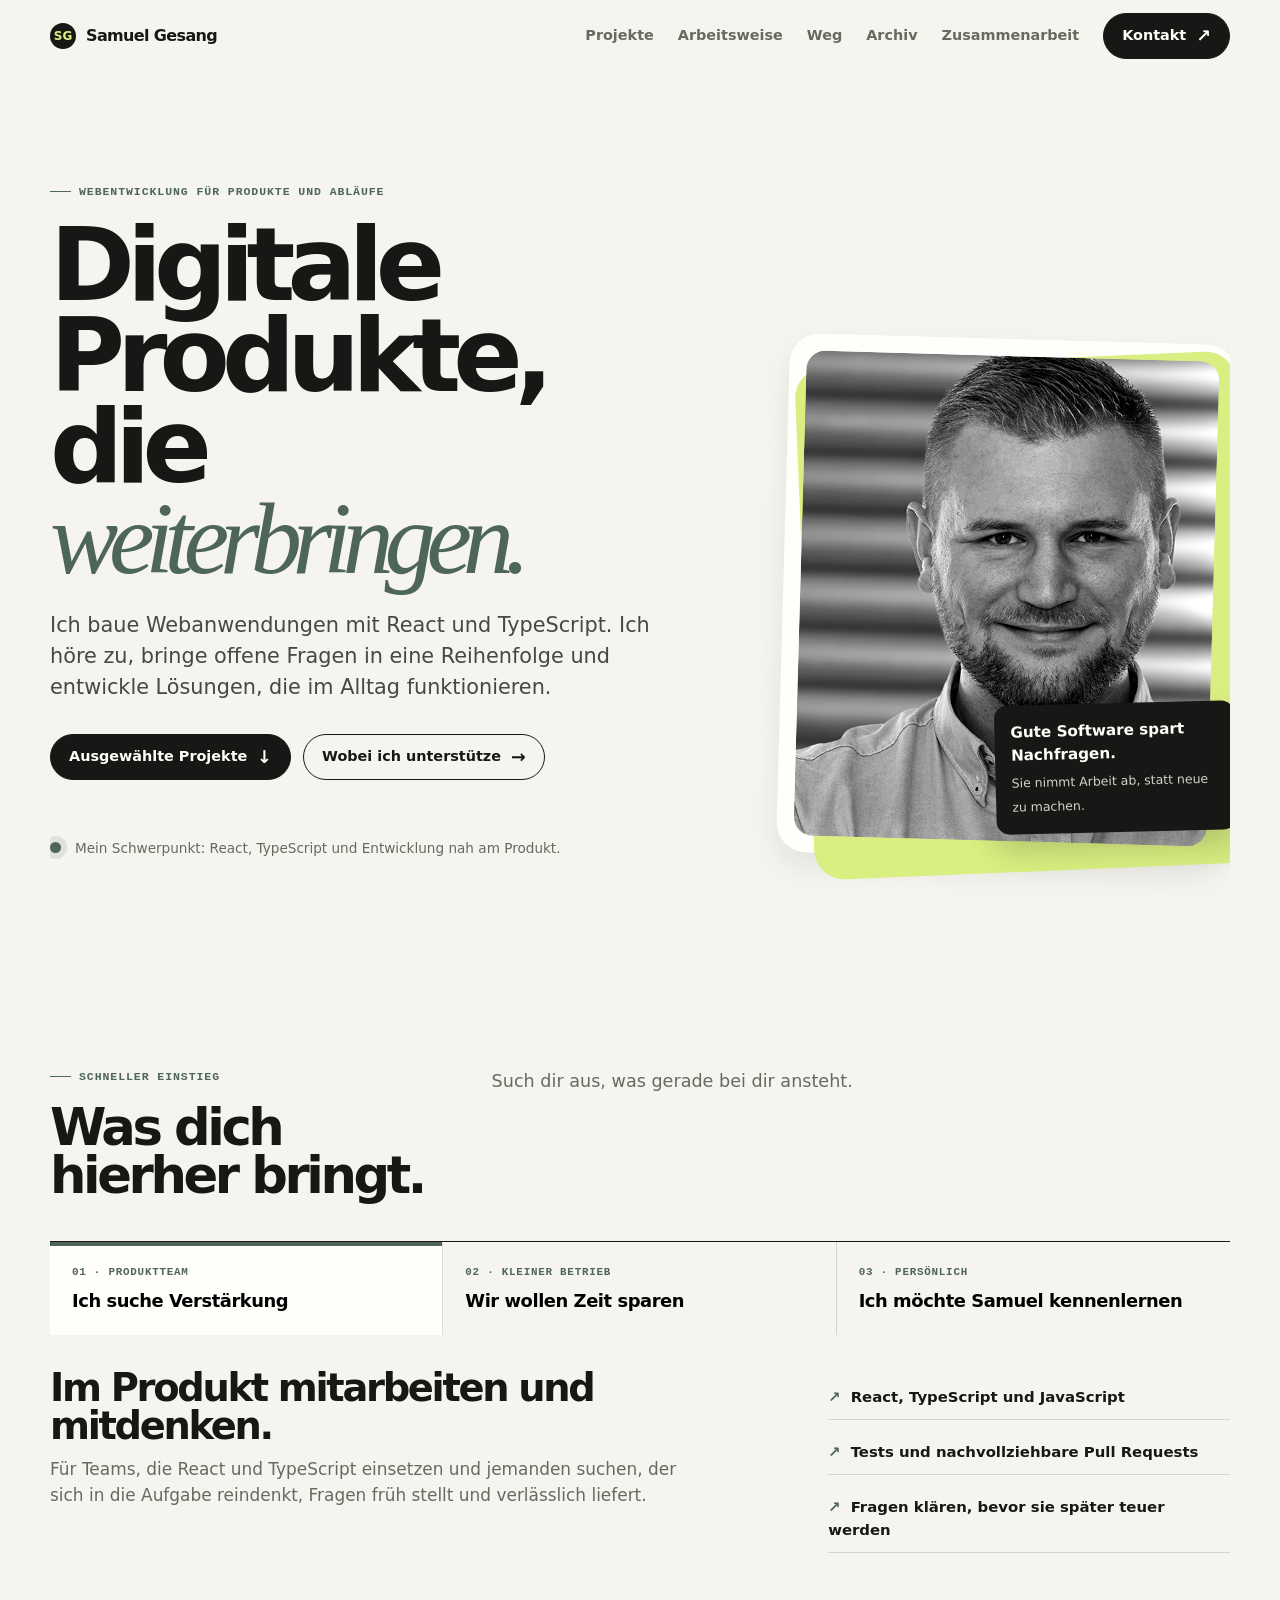
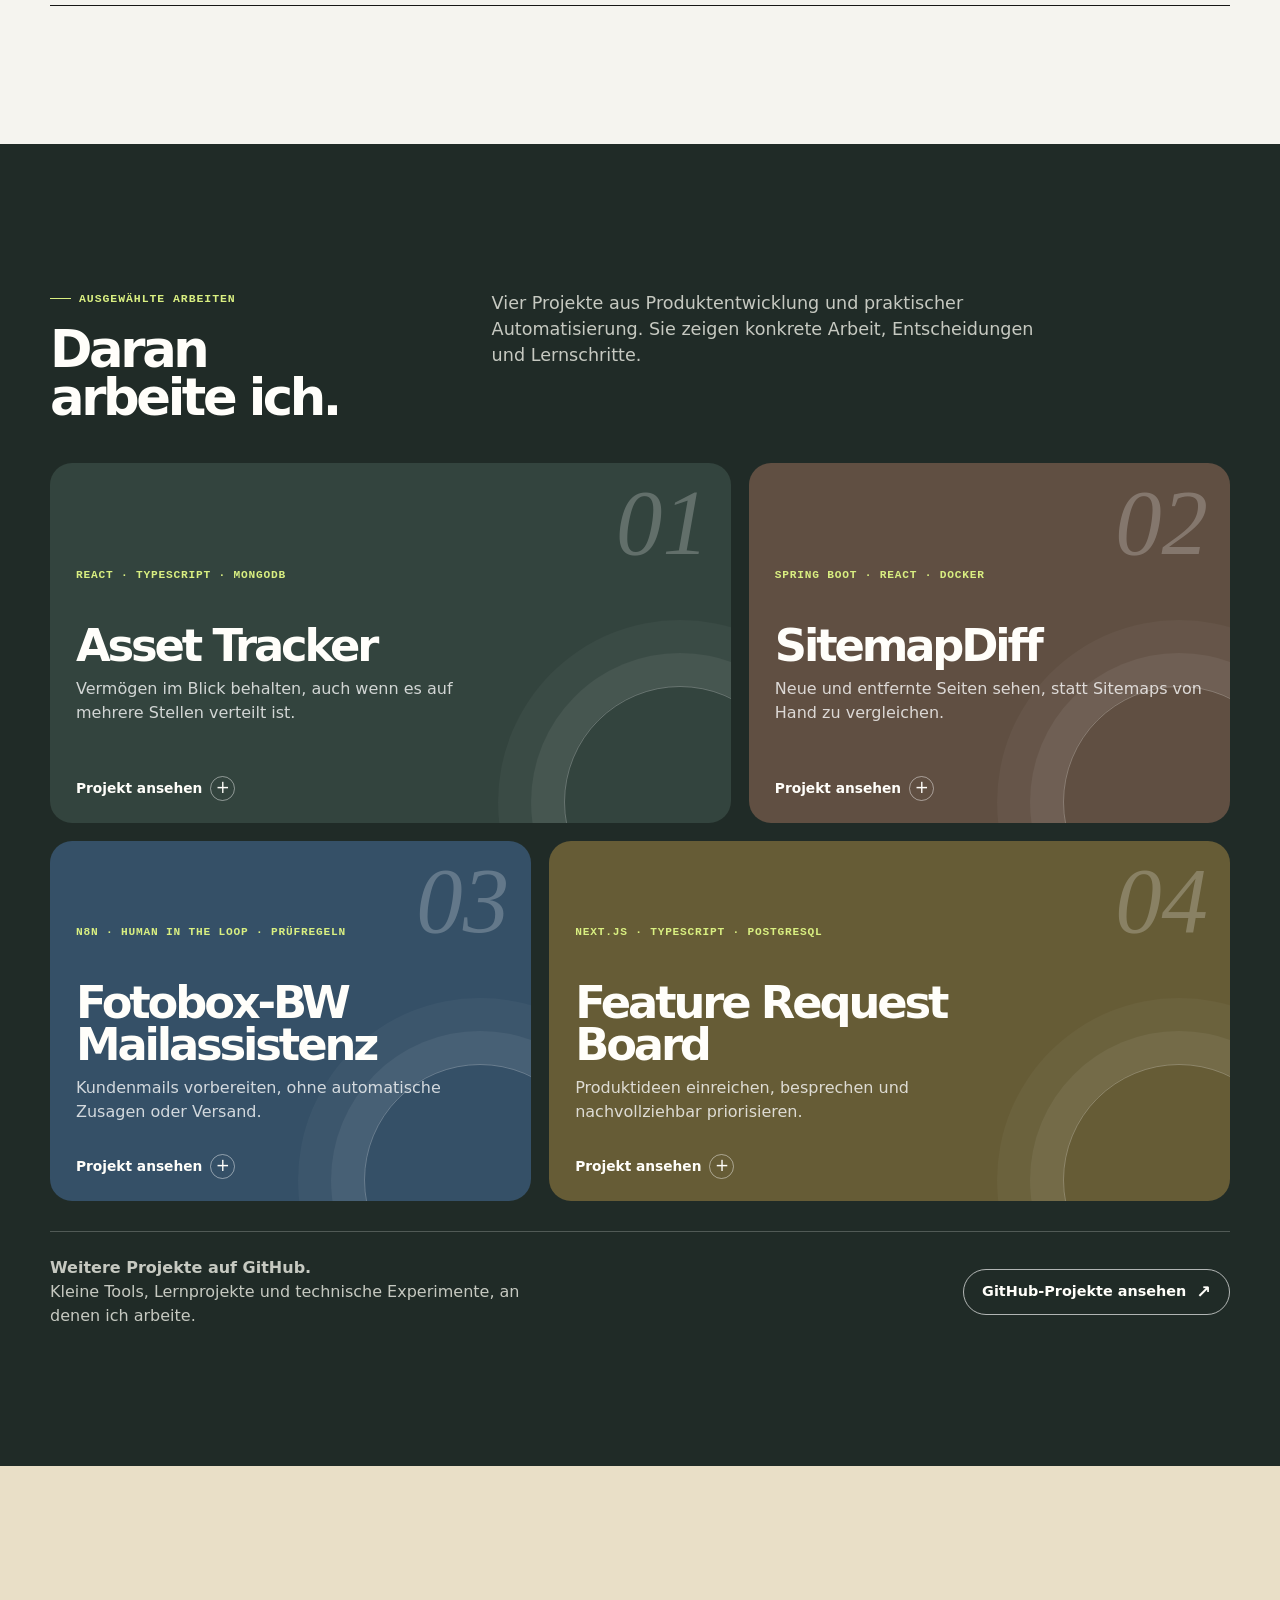
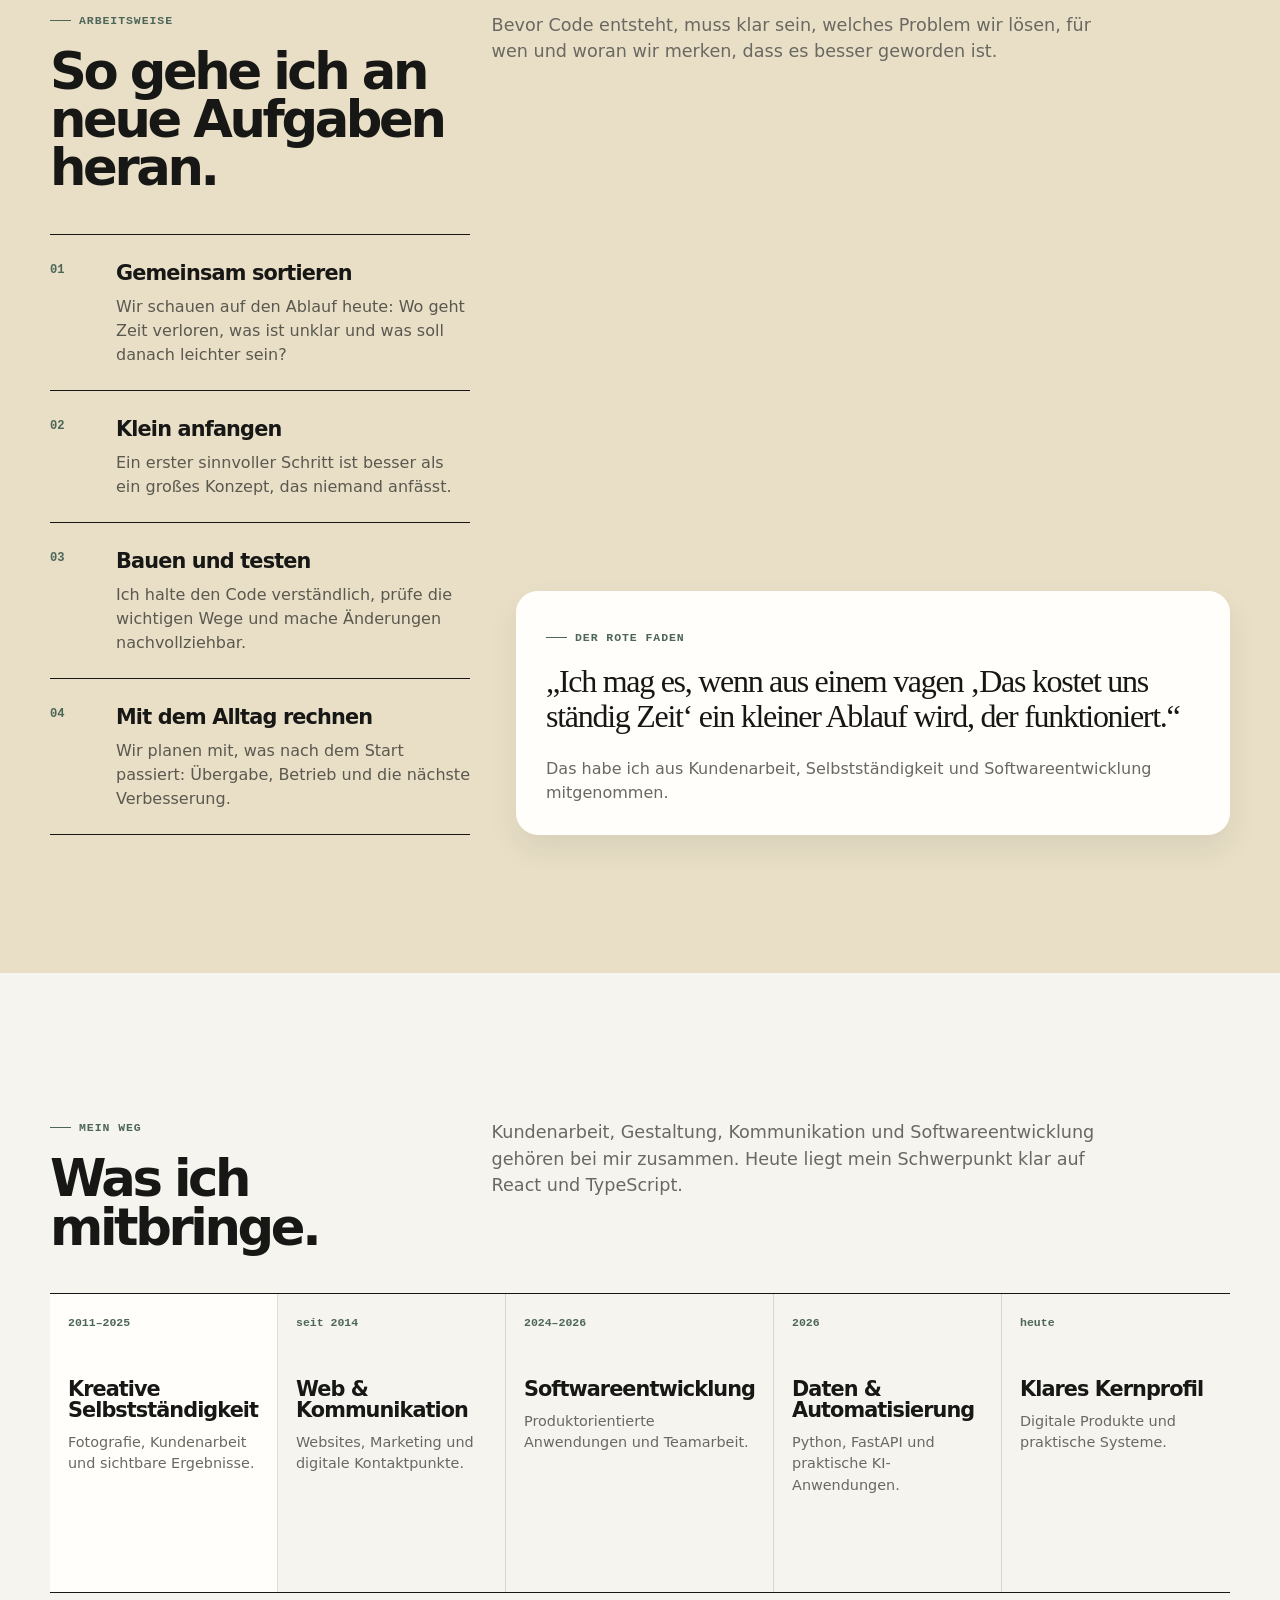
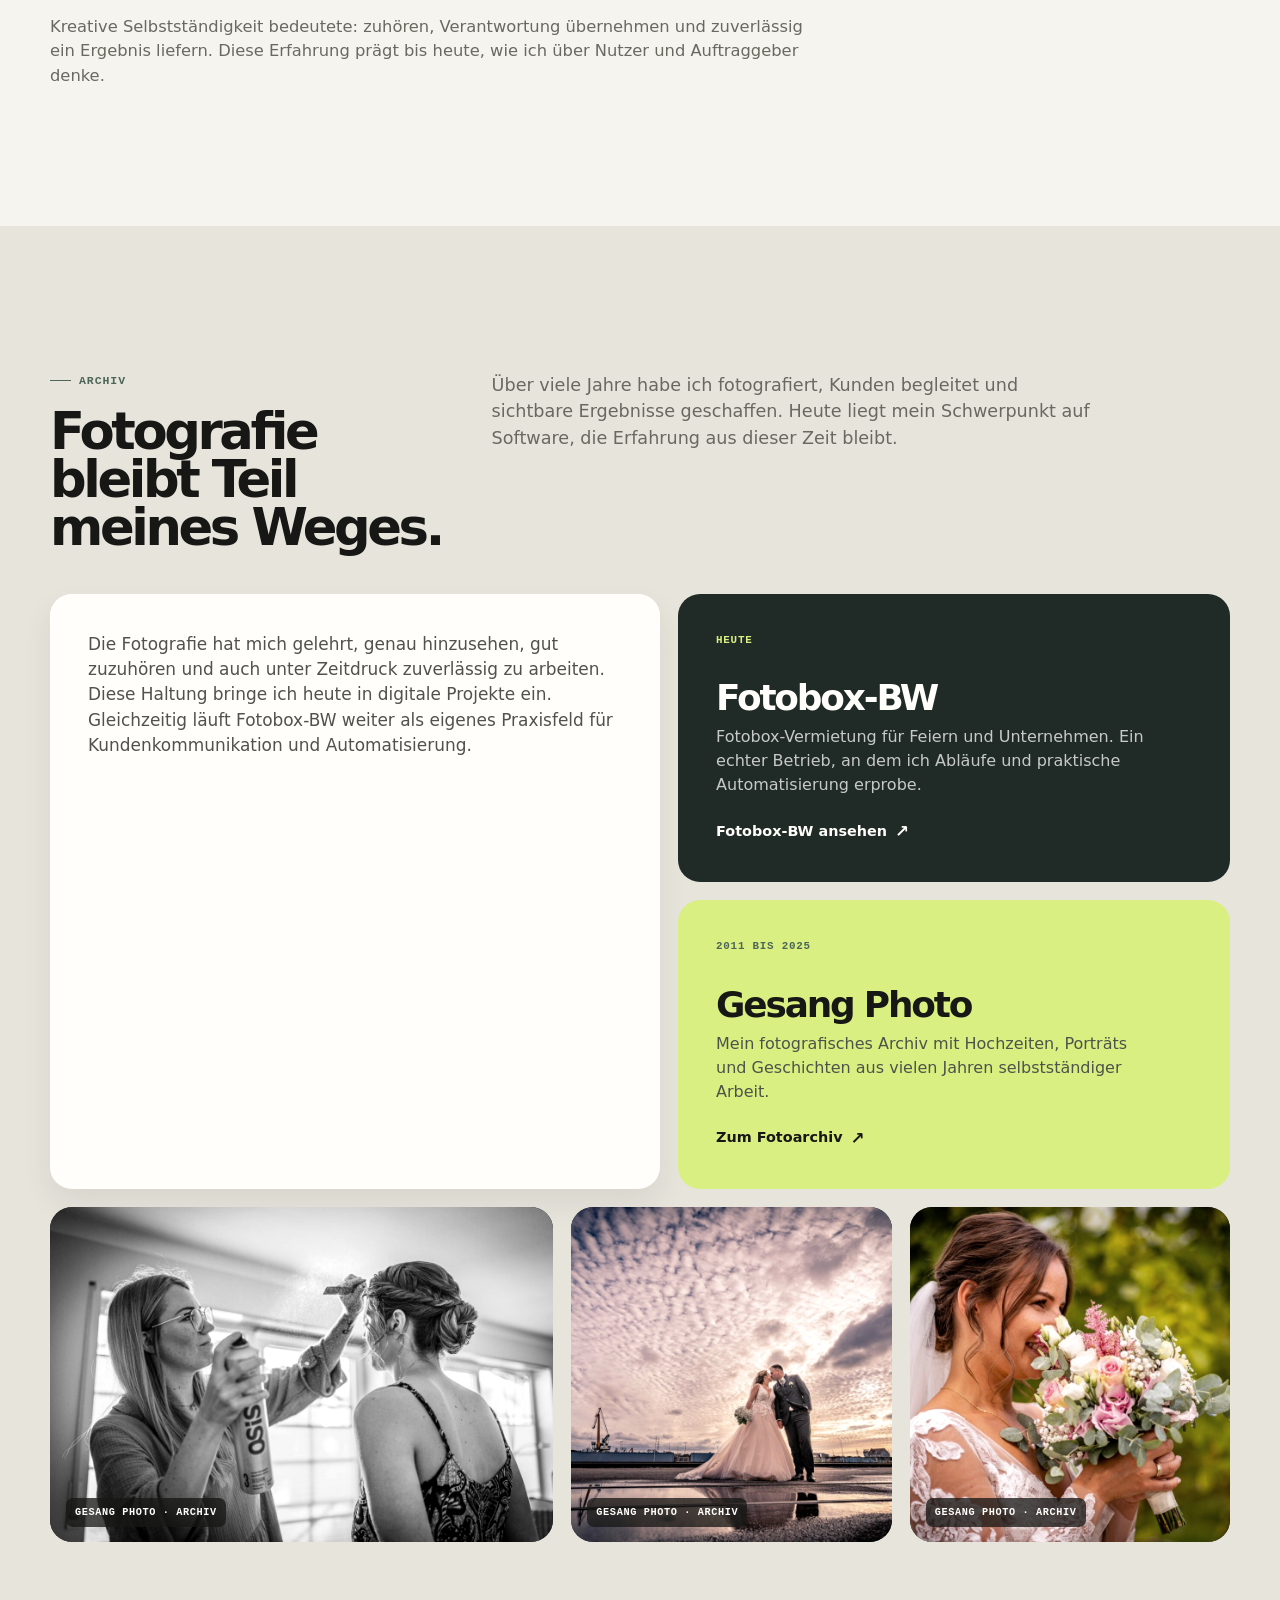
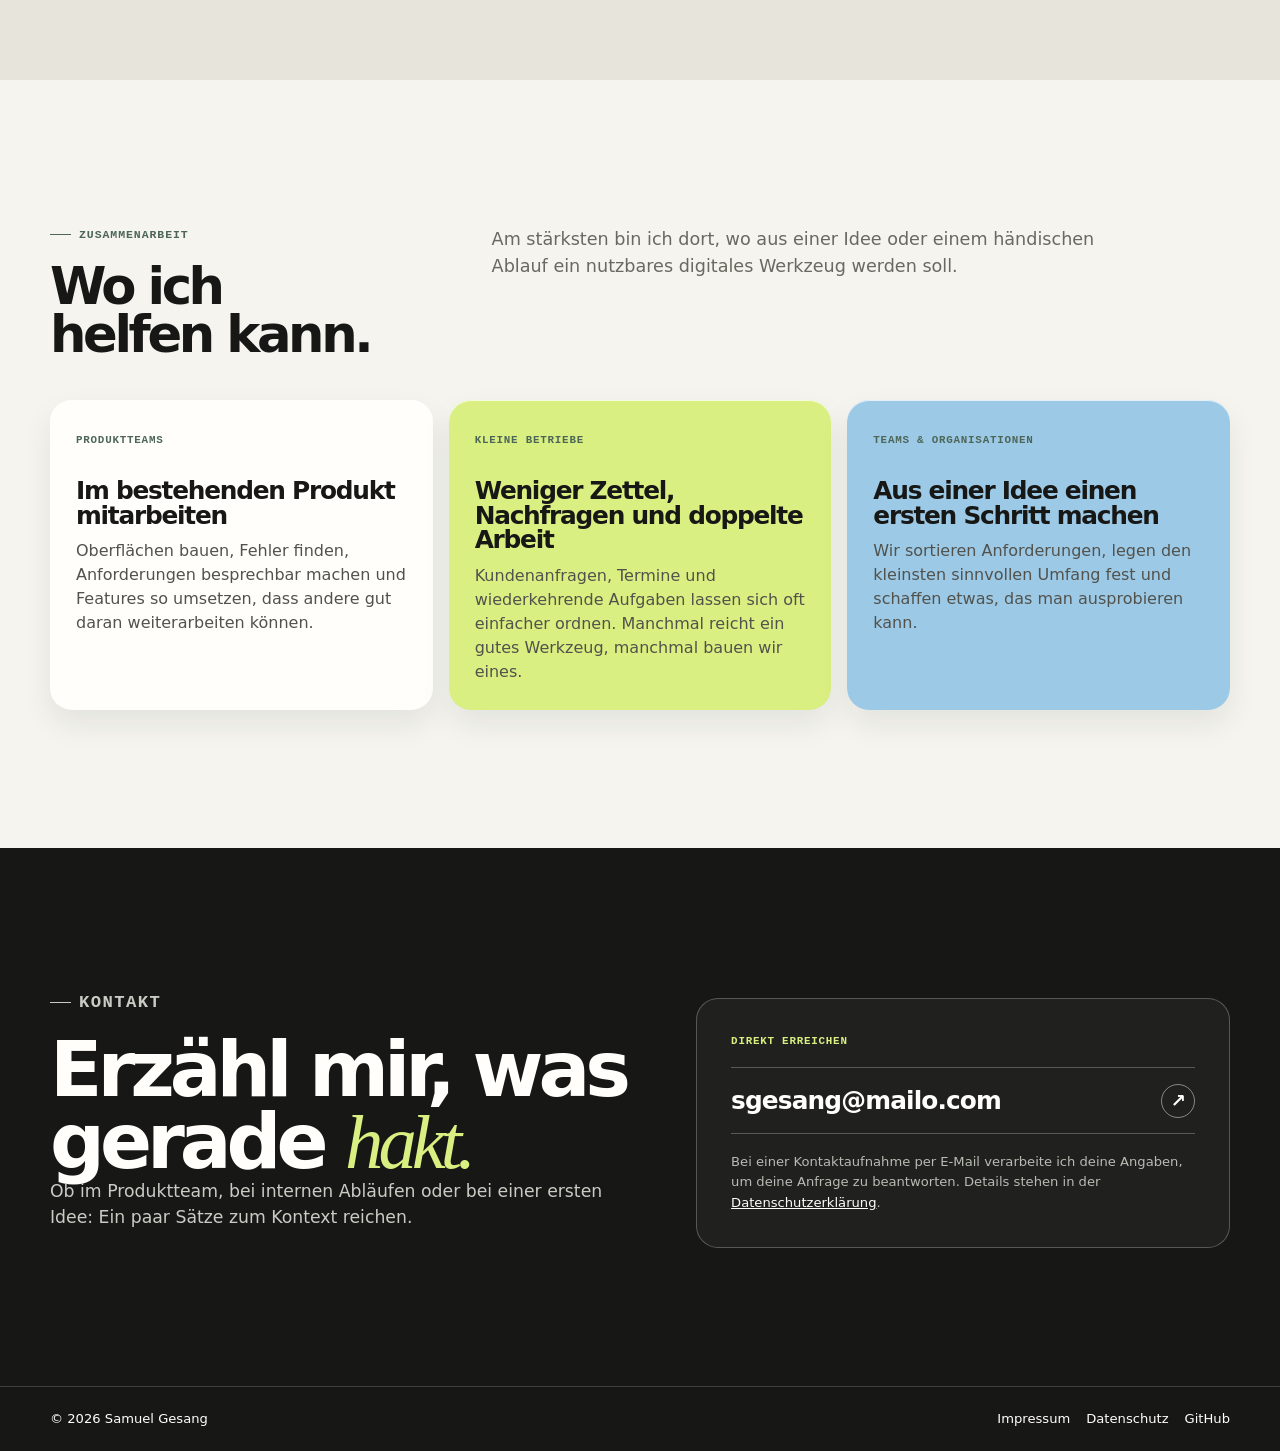
<file: index.html>
<!doctype html>
<html lang="de">
<head>
  <meta charset="utf-8">
  <meta name="viewport" content="width=device-width, initial-scale=1">
  <meta name="description" content="Samuel Gesang baut Webanwendungen und einfache digitale Werkzeuge, die im Alltag wirklich helfen.">
  <title>Samuel Gesang · Digitale Produkte & Systeme</title>
  <link rel="canonical" href="https://samuelgesang.de/">
  <link rel="icon" href="/favicon.svg" type="image/svg+xml">
  <meta name="theme-color" content="#f5f4ef">
  <meta property="og:title" content="Samuel Gesang · Digitale Produkte & Systeme">
  <meta property="og:description" content="Webanwendungen und digitale Werkzeuge, die im Alltag weiterhelfen.">
  <meta property="og:type" content="website">
  <meta property="og:url" content="https://samuelgesang.de/">
  <style>
    :root {
      --ink: #171716;
      --paper: #f5f4ef;
      --surface: #fffefa;
      --muted: #696861;
      --line: rgba(23, 23, 22, .14);
      --deep: #202b27;
      --moss: #4d6658;
      --lime: #d9ef81;
      --clay: #e99d70;
      --blue: #9cc9e6;
      --sand: #e9dfc7;
      --shadow: 0 1px 0 rgba(255,255,255,.72) inset, 0 14px 30px rgba(29,35,30,.08);
      --radius: 22px;
      --max: 1180px;
    }
    * { box-sizing: border-box; }
    html { scroll-behavior: smooth; }
    body {
      margin: 0;
      color: var(--ink);
      background: var(--paper);
      font-family: ui-sans-serif, system-ui, -apple-system, BlinkMacSystemFont, "Segoe UI", sans-serif;
      font-feature-settings: "kern" 1, "liga" 1;
      line-height: 1.5;
    }
    button, input, textarea { font: inherit; }
    a { color: inherit; }
    .shell { width: min(var(--max), calc(100% - 40px)); margin: 0 auto; }
    .eyebrow {
      display: inline-flex; align-items: center; gap: 8px; margin: 0 0 18px;
      color: var(--moss); font-family: ui-monospace, SFMono-Regular, Menlo, Consolas, monospace;
      font-size: .72rem; font-weight: 700; letter-spacing: .08em; text-transform: uppercase;
    }
    .eyebrow::before { content: ""; display: block; width: 21px; height: 1px; background: currentColor; }
    .site-header {
      position: sticky; top: 0; z-index: 10; border-bottom: 1px solid transparent;
      background: color-mix(in srgb, var(--paper) 83%, transparent); backdrop-filter: blur(12px);
      transition: border-color .25s ease;
    }
    .site-header.is-scrolled { border-color: var(--line); }
    .nav { min-height: 72px; display: flex; align-items: center; justify-content: space-between; gap: 18px; }
    .brand { text-decoration: none; display: flex; align-items: center; gap: 10px; font-weight: 760; letter-spacing: -.04em; }
    .brand-mark { width: 26px; height: 26px; border-radius: 50%; display: grid; place-items: center; background: var(--ink); color: var(--lime); font-size: .75rem; letter-spacing: 0; }
    .nav-links { display: flex; align-items: center; gap: 24px; }
    .nav-links a { text-decoration: none; color: var(--muted); font-size: .9rem; font-weight: 600; }
    .nav-links a:hover { color: var(--ink); }
    .menu-button { display: none; border: 0; background: none; color: var(--ink); padding: 10px; min-width: 44px; min-height: 44px; }
    .menu-button span { display: block; width: 21px; height: 1.5px; margin: 5px auto; background: currentColor; }
    .button {
      display: inline-flex; align-items: center; justify-content: center; gap: 10px; min-height: 46px;
      padding: 11px 18px; border: 1px solid var(--ink); border-radius: 100px; text-decoration: none;
      cursor: pointer; color: var(--ink); background: transparent; font-size: .9rem; font-weight: 700;
      transition: transform .2s ease, background .2s ease, color .2s ease, box-shadow .2s ease;
    }
    .button:hover { transform: translateY(-2px); box-shadow: 0 7px 0 rgba(23,23,22,.13); }
    .button:focus-visible, .lens:focus-visible, .project:focus-visible, input:focus-visible, textarea:focus-visible { outline: 3px solid var(--blue); outline-offset: 3px; }
    .button.dark { background: var(--ink); color: var(--surface); }
    .button.dark:hover { background: var(--moss); }
    .button-arrow { font-size: 1.1rem; line-height: .8; }
    .hero { padding: clamp(54px, 8vw, 116px) 0 64px; overflow: hidden; }
    .hero-grid { display: grid; grid-template-columns: 1.18fr .82fr; gap: clamp(36px, 7vw, 108px); align-items: end; }
    h1, h2, h3, p { margin-top: 0; }
    h1 { max-width: 810px; margin-bottom: 26px; font-size: clamp(3.3rem, 8vw, 7.2rem); line-height: .89; letter-spacing: -.078em; font-weight: 740; overflow-wrap: normal; hyphens: manual; text-wrap: balance; }
    .hero h1 em { color: var(--moss); font-family: Georgia, "Times New Roman", serif; font-weight: 400; letter-spacing: -.09em; }
    .hero-copy { max-width: 625px; font-size: clamp(1.08rem, 1.7vw, 1.3rem); color: #484842; text-wrap: pretty; }
    .hero-actions { display: flex; flex-wrap: wrap; gap: 12px; margin-top: 30px; }
    .signal { margin-top: 58px; display: flex; gap: 14px; align-items: center; color: var(--muted); font-size: .85rem; }
    .signal i { position: relative; width: 11px; height: 11px; display: inline-block; border-radius: 50%; background: var(--moss); box-shadow: 0 0 0 6px rgba(77,102,88,.13); }
    .hero-aside { position: relative; padding: 17px; background: var(--surface); border-radius: 30px; box-shadow: var(--shadow); transform: rotate(1.6deg); }
    .hero-aside::after { content: ""; position: absolute; z-index: -1; inset: 20px -16px -13px 22px; border-radius: 30px; background: var(--lime); transform: rotate(-4deg); }
    .portrait { display: block; width: 100%; aspect-ratio: 4/4.7; object-fit: cover; object-position: 50% 21%; border-radius: 19px; filter: grayscale(1) contrast(1.06); }
    .portrait-note { position: absolute; right: -10px; bottom: 30px; width: min(240px, 70%); padding: 16px; border-radius: 13px; background: var(--ink); color: var(--surface); box-shadow: 0 16px 30px rgba(23,23,22,.2); transform: rotate(-3deg); }
    .portrait-note strong { display: block; margin-bottom: 3px; font-size: .95rem; }
    .portrait-note span { color: #d2d2ca; font-size: .78rem; line-height: 1.35; }
    .section { padding: clamp(78px, 11vw, 138px) 0; }
    .section-head { display: grid; grid-template-columns: .7fr 1.3fr; gap: 44px; align-items: start; margin-bottom: 42px; }
    h2 { margin-bottom: 0; font-size: clamp(2.35rem, 4vw, 4.4rem); line-height: .94; letter-spacing: -.066em; text-wrap: balance; }
    .section-intro { max-width: 610px; margin: 8px 0 0; color: var(--muted); font-size: 1.1rem; text-wrap: pretty; }
    .lens-panel { border-top: 1px solid var(--ink); border-bottom: 1px solid var(--ink); }
    .lens-tabs { display: grid; grid-template-columns: repeat(3, 1fr); }
    .lens { appearance: none; border: 0; border-right: 1px solid var(--line); padding: 22px 22px 20px; background: transparent; text-align: left; cursor: pointer; transition: background .2s ease; }
    .lens:last-child { border-right: 0; }
    .lens:hover, .lens[aria-selected="true"] { background: var(--surface); }
    .lens[aria-selected="true"] { box-shadow: inset 0 4px 0 var(--moss); }
    .lens small { display: block; color: var(--moss); font-family: ui-monospace, monospace; font-size: .68rem; font-weight: 700; letter-spacing: .07em; text-transform: uppercase; }
    .lens strong { display: block; margin-top: 7px; font-size: 1.12rem; letter-spacing: -.025em; }
    .lens-content { min-height: 270px; display: grid; grid-template-columns: 1.3fr .7fr; gap: 32px; padding: 34px 0 0; }
    .lens-content h3 { margin: 0 0 12px; font-size: clamp(1.65rem, 3vw, 2.65rem); line-height: 1; letter-spacing: -.06em; }
    .lens-content p { max-width: 660px; color: var(--muted); font-size: 1.06rem; }
    .lens-points { display: grid; gap: 10px; align-content: start; padding: 6px 0 24px; }
    .lens-points div { padding: 11px 0; border-bottom: 1px solid var(--line); font-size: .93rem; font-weight: 650; }
    .lens-points div::before { content: "↗"; display: inline-block; margin-right: 10px; color: var(--moss); }
    .dark-section { background: var(--deep); color: var(--surface); }
    .dark-section .eyebrow, .dark-section .project-meta { color: var(--lime); }
    .dark-section .section-intro { color: #c6c9c1; }
    .project-grid { display: grid; grid-template-columns: repeat(12, 1fr); gap: 18px; }
    .project { position: relative; min-height: 360px; overflow: hidden; border: 0; border-radius: var(--radius); padding: 26px; color: inherit; background: #293632; text-align: left; cursor: pointer; transition: transform .25s ease, box-shadow .25s ease; }
    .project:hover { transform: translateY(-6px) rotate(.2deg); box-shadow: 0 20px 33px rgba(0,0,0,.26); }
    .project:nth-child(1) { grid-column: span 7; background: #33443e; }
    .project:nth-child(2) { grid-column: span 5; background: #604f42; }
    .project:nth-child(3) { grid-column: span 5; background: #355067; }
    .project:nth-child(4) { grid-column: span 7; background: #665c36; }
    .project::before { content: ""; position: absolute; width: 230px; height: 230px; border: 1px solid rgba(255,255,255,.26); border-radius: 50%; right: -65px; bottom: -95px; box-shadow: 0 0 0 33px rgba(255,255,255,.06), 0 0 0 66px rgba(255,255,255,.035); }
    .project::after { content: attr(data-index); position: absolute; right: 22px; top: 14px; color: rgba(255,255,255,.23); font-family: Georgia, serif; font-size: 5.8rem; font-style: italic; line-height: 1; }
    .project-meta { position: relative; z-index: 1; font-family: ui-monospace, monospace; font-size: .7rem; font-weight: 700; letter-spacing: .07em; text-transform: uppercase; }
    .project h3 { position: relative; z-index: 1; max-width: 490px; margin: 40px 0 10px; font-size: clamp(2rem, 3.5vw, 3.45rem); line-height: .94; letter-spacing: -.07em; }
    .project p { position: relative; z-index: 1; max-width: 440px; margin-bottom: 0; color: rgba(255,255,255,.78); }
    .project .open { position: absolute; z-index: 2; left: 26px; bottom: 22px; display: flex; align-items: center; gap: 8px; color: var(--surface); font-size: .86rem; font-weight: 700; }
    .project .open b { display: grid; place-items: center; width: 25px; height: 25px; padding: 0 0 2px; border: 1px solid rgba(255,255,255,.45); border-radius: 50%; font-size: 1.05rem; font-weight: 400; line-height: 1; }
    .projects-more { display: flex; flex-wrap: wrap; align-items: center; justify-content: space-between; gap: 20px; margin-top: 30px; padding-top: 24px; border-top: 1px solid rgba(255,255,255,.22); }
    .projects-more p { max-width: 510px; margin: 0; color: #c6c9c1; }
    .projects-more .button { border-color: rgba(255,255,255,.65); color: var(--surface); }
    .projects-more .button:hover { background: var(--lime); border-color: var(--lime); color: var(--ink); }
    .process { background: var(--sand); }
    .process-grid { display: grid; grid-template-columns: 1fr 1.7fr; gap: 46px; }
    .process-list { list-style: none; padding: 0; margin: 0; counter-reset: process; }
    .process-list li { display: grid; grid-template-columns: 46px 1fr; gap: 20px; padding: 23px 0; border-top: 1px solid var(--ink); }
    .process-list li:last-child { border-bottom: 1px solid var(--ink); }
    .process-list li::before { counter-increment: process; content: "0" counter(process); padding-top: 3px; color: var(--moss); font-family: ui-monospace, monospace; font-size: .76rem; font-weight: 700; }
    .process-list h3 { margin: 0 0 6px; font-size: 1.3rem; letter-spacing: -.04em; }
    .process-list p { margin: 0; color: #5a584f; }
    .process-aside { align-self: end; padding: 30px; border-radius: var(--radius); background: var(--surface); box-shadow: var(--shadow); }
    .process-aside .quote { margin: 0; font-family: Georgia, serif; font-size: clamp(1.6rem, 2.5vw, 2.35rem); line-height: 1.08; letter-spacing: -.04em; }
    .process-aside .quote + p { margin: 24px 0 0; color: var(--muted); }
    .timeline { display: grid; grid-template-columns: repeat(5, 1fr); border-top: 1px solid var(--ink); border-bottom: 1px solid var(--ink); }
    .moment { min-height: 298px; padding: 20px 18px 25px; border-right: 1px solid var(--line); cursor: pointer; transition: background .2s ease; }
    .moment:last-child { border-right: 0; }
    .moment:hover, .moment.active { background: var(--surface); }
    .moment time { display: block; color: var(--moss); font-family: ui-monospace, monospace; font-size: .72rem; font-weight: 700; }
    .moment h3 { margin: 48px 0 11px; font-size: 1.3rem; line-height: 1; letter-spacing: -.045em; }
    .moment p { margin: 0; color: var(--muted); font-size: .9rem; }
    .moment-detail { max-width: 760px; min-height: 90px; padding: 22px 0 0; color: var(--muted); font-size: 1.02rem; }
    .work-grid { display: grid; grid-template-columns: repeat(3, 1fr); gap: 16px; }
    .work-card { min-height: 250px; padding: 26px; border-radius: var(--radius); background: var(--surface); box-shadow: var(--shadow); }
    .work-card:nth-child(2) { background: var(--lime); }
    .work-card:nth-child(3) { background: var(--blue); }
    .work-card small { color: var(--moss); font-family: ui-monospace, monospace; font-size: .68rem; font-weight: 700; letter-spacing: .07em; text-transform: uppercase; }
    .work-card h3 { margin: 29px 0 11px; font-size: 1.55rem; line-height: 1; letter-spacing: -.05em; }
    .work-card p { margin: 0; color: #52524d; }
    .archive { background: #e7e4dc; }
    .archive-grid { display: grid; grid-template-columns: 1.05fr .95fr; gap: 18px; align-items: stretch; }
    .archive-copy, .archive-card { padding: clamp(25px, 4vw, 38px); border-radius: var(--radius); }
    .archive-copy { background: var(--surface); box-shadow: var(--shadow); }
    .archive-copy p { max-width: 610px; margin-bottom: 0; color: #52524d; font-size: 1.06rem; }
    .archive-cards { display: grid; gap: 18px; }
    .archive-card { display: flex; flex-direction: column; justify-content: space-between; min-height: 190px; color: var(--surface); background: var(--deep); }
    .archive-card:nth-child(2) { color: var(--ink); background: var(--lime); }
    .archive-card small { color: var(--lime); font-family: ui-monospace, monospace; font-size: .68rem; font-weight: 700; letter-spacing: .07em; text-transform: uppercase; }
    .archive-card:nth-child(2) small { color: var(--moss); }
    .archive-card h3 { max-width: 390px; margin: 32px 0 10px; font-size: clamp(1.65rem, 2.8vw, 2.35rem); line-height: .98; letter-spacing: -.06em; }
    .archive-card p { max-width: 430px; margin: 0; color: rgba(255,255,255,.75); }
    .archive-card:nth-child(2) p { color: #4d534b; }
    .archive-link, .modal-actions a { display: inline-flex; align-items: center; gap: 8px; width: fit-content; margin-top: 22px; color: inherit; font-size: .9rem; font-weight: 700; text-decoration: none; }
    .archive-link::after, .modal-actions a::after { content: "↗"; font-size: 1.05rem; }
    .archive-link:hover, .modal-actions a:hover { color: var(--moss); }
    .archive-gallery { display: grid; grid-template-columns: 1.32fr .84fr .84fr; gap: 18px; margin-top: 18px; }
    .archive-photo { position: relative; min-height: 270px; margin: 0; overflow: hidden; border-radius: var(--radius); background: var(--deep); }
    .archive-photo img { display: block; width: 100%; height: 100%; min-height: 270px; object-fit: cover; filter: saturate(.86) contrast(1.03); transition: transform .4s ease, filter .4s ease; }
    .archive-photo:first-child img { object-position: center 42%; }
    .archive-photo:hover img { transform: scale(1.035); filter: saturate(1) contrast(1.03); }
    .archive-photo figcaption { position: absolute; left: 16px; bottom: 15px; margin: 0; padding: 7px 9px; color: var(--surface); background: rgba(23,23,22,.76); border-radius: 7px; font-family: ui-monospace, monospace; font-size: .64rem; font-weight: 700; letter-spacing: .06em; text-transform: uppercase; }
    .contact { background: var(--ink); color: var(--surface); }
    .contact-grid { display: grid; grid-template-columns: 1.05fr .95fr; gap: 56px; align-items: end; }
    .contact h2 { max-width: 650px; font-size: clamp(3rem, 6vw, 6.2rem); }
    .contact h2 em { color: var(--lime); font-family: Georgia, serif; font-weight: 400; }
    .contact p { max-width: 570px; color: #cacbc3; font-size: 1.08rem; }
    .contact-form { display: grid; gap: 12px; padding: 22px; border: 1px solid rgba(255,255,255,.25); border-radius: var(--radius); background: rgba(255,255,255,.04); }
    .contact-card { display: grid; gap: 18px; padding: clamp(25px, 4vw, 34px); border: 1px solid rgba(255,255,255,.25); border-radius: var(--radius); background: rgba(255,255,255,.04); }
    .contact-card small { color: var(--lime); font-family: ui-monospace, monospace; font-size: .68rem; font-weight: 700; letter-spacing: .07em; text-transform: uppercase; }
    .contact-email { display: inline-flex; align-items: center; justify-content: space-between; gap: 18px; width: 100%; padding: 14px 0; border-top: 1px solid rgba(255,255,255,.25); border-bottom: 1px solid rgba(255,255,255,.25); color: var(--surface); font-size: clamp(1.15rem, 2.5vw, 1.55rem); font-weight: 700; letter-spacing: -.035em; text-decoration: none; }
    .contact-email span { display: grid; place-items: center; width: 34px; height: 34px; border: 1px solid rgba(255,255,255,.46); border-radius: 50%; font-size: 1.15rem; }
    .contact-email:hover { color: var(--lime); }
    .privacy-note { margin: 0; color: #b8bbb2 !important; font-size: .82rem !important; line-height: 1.55; }
    .privacy-note a { color: var(--surface); }
    label { display: grid; gap: 6px; color: #cfd0c9; font-size: .82rem; font-weight: 700; }
    input, textarea { width: 100%; padding: 11px 12px; border: 1px solid rgba(255,255,255,.25); border-radius: 10px; color: var(--surface); background: rgba(255,255,255,.06); }
    textarea { min-height: 96px; resize: vertical; }
    .contact-form .button { border-color: var(--lime); background: var(--lime); color: var(--ink); }
    .form-status { min-height: 1.3em; margin: 1px 0 0; color: #d5d7cf; font-size: .8rem; }
    footer { padding: 22px 0; color: #aeb0a8; border-top: 1px solid rgba(255,255,255,.17); font-size: .82rem; }
    footer .shell { display: flex; justify-content: space-between; gap: 18px; }
    .footer-links { display: flex; flex-wrap: wrap; gap: 16px; }
    .footer-links a { color: inherit; text-decoration: none; }
    .footer-links a:hover { color: var(--lime); }
    dialog { width: min(700px, calc(100% - 32px)); max-height: min(700px, calc(100% - 32px)); overflow-y: auto; overscroll-behavior: contain; border: 0; border-radius: 24px; padding: 0; background: var(--surface); box-shadow: 0 26px 90px rgba(0,0,0,.34); }
    dialog::backdrop { background: rgba(19,25,22,.64); backdrop-filter: blur(3px); }
    .modal-inner { position: relative; padding: clamp(28px, 5vw, 52px); }
    .modal-close { position: absolute; top: 20px; right: 20px; display: grid; place-items: center; width: 40px; height: 40px; padding: 0 0 2px; border: 1px solid var(--line); border-radius: 50%; background: transparent; cursor: pointer; font-size: 1.55rem; line-height: 1; }
    .modal-label { margin: 0 0 16px; color: var(--moss); font-family: ui-monospace, monospace; font-size: .72rem; font-weight: 700; letter-spacing: .07em; text-transform: uppercase; }
    .modal-inner h3 { max-width: 520px; margin: 0 48px 16px 0; font-size: clamp(2.3rem, 6vw, 4.4rem); line-height: .92; letter-spacing: -.07em; }
    .modal-inner p { max-width: 620px; color: var(--muted); font-size: 1.07rem; }
    .project-visual { position: relative; display: grid; place-items: center; min-height: 190px; margin: 26px 0; overflow: hidden; border-radius: 16px; background: var(--deep); }
    .project-visual svg { width: 100%; max-width: 570px; height: 190px; }
    .project-visual .grid-line { stroke: rgba(255,255,255,.16); stroke-width: 1; }
    .project-visual .node { fill: var(--lime); }
    .project-visual .node-soft { fill: var(--blue); }
    .project-visual .node-warm { fill: var(--clay); }
    .project-visual .wire { fill: none; stroke: rgba(255,255,255,.68); stroke-width: 2; stroke-linecap: round; stroke-linejoin: round; }
    .project-visual .label { fill: rgba(255,255,255,.72); font-family: ui-monospace, monospace; font-size: 11px; font-weight: 700; letter-spacing: 1px; }
    .modal-facts { display: grid; grid-template-columns: 1fr 1fr; gap: 10px; margin: 28px 0; }
    .modal-facts div { padding: 14px; border-radius: 12px; background: var(--paper); }
    .modal-facts small { display: block; margin-bottom: 4px; color: var(--moss); font-family: ui-monospace, monospace; font-size: .65rem; font-weight: 700; letter-spacing: .06em; text-transform: uppercase; }
    .modal-facts strong { font-size: .93rem; }
    .modal-actions { display: flex; flex-wrap: wrap; gap: 10px 23px; margin-top: 25px; }
    .modal-actions a { margin-top: 0; color: var(--ink); }
    @media (max-width: 820px) {
      .nav-links { display: none; position: absolute; top: 72px; left: 0; right: 0; padding: 16px 20px 22px; border-bottom: 1px solid var(--line); background: var(--paper); flex-direction: column; align-items: flex-start; }
      .nav-links.open { display: flex; }
      .menu-button { display: block; }
      .hero-grid, .section-head, .process-grid, .contact-grid, .archive-grid { grid-template-columns: 1fr; }
      .archive-gallery { grid-template-columns: 1.1fr .9fr; }
      .archive-photo:first-child { grid-column: span 2; }
      .hero-aside { width: min(420px, 86%); margin: 25px 0 0 auto; }
      .section-head { gap: 18px; }
      .lens-content { grid-template-columns: 1fr; }
      .project:nth-child(n) { grid-column: span 12; }
      .work-grid { grid-template-columns: 1fr; }
      .timeline { overflow-x: auto; grid-template-columns: repeat(5, minmax(210px, 1fr)); }
      .moment { min-height: 255px; }
      .lens-tabs { overflow-x: auto; grid-template-columns: repeat(3, minmax(185px, 1fr)); }
    }
    @media (max-width: 520px) {
      .shell { width: min(var(--max), calc(100% - 28px)); }
      .hero { padding-top: 45px; }
      h1 { font-size: clamp(2.35rem, 12.25vw, 3.55rem); line-height: .92; }
      .hero-copy { font-size: 1.04rem; line-height: 1.5; }
      .signal { align-items: flex-start; margin-top: 42px; line-height: 1.45; }
      .signal span { min-width: 0; }
      .hero-aside { width: 92%; padding: 12px; }
      .portrait-note { right: -8px; bottom: 16px; padding: 12px; }
      .hero-actions .button { width: 100%; }
      .section { padding: 76px 0; }
      .project { min-height: 330px; padding: 21px; }
      .project .open { left: 21px; }
      .project h3 { margin-top: 34px; }
      .project-visual { min-height: 150px; }
      .project-visual svg { height: 150px; }
      .archive-gallery { grid-template-columns: 1fr; }
      .archive-photo:first-child { grid-column: auto; }
      .archive-photo, .archive-photo img { min-height: 230px; }
      .modal-facts { grid-template-columns: 1fr; }
      footer .shell { flex-direction: column; }
      .footer-links { gap: 13px; }
    }
    @media (prefers-reduced-motion: reduce) {
      html { scroll-behavior: auto; }
      *, *::before, *::after { transition-duration: .01ms !important; animation-duration: .01ms !important; }
    }
  </style>
</head>
<body id="top">
  <header class="site-header">
    <nav class="nav shell" aria-label="Hauptnavigation">
      <a class="brand" href="#top" aria-label="Zur Startseite"><span class="brand-mark">SG</span> Samuel Gesang</a>
      <button class="menu-button" id="menu-button" aria-expanded="false" aria-controls="nav-links" aria-label="Navigation öffnen"><span></span><span></span></button>
      <div class="nav-links" id="nav-links">
        <a href="#projekte">Projekte</a>
        <a href="#arbeitsweise">Arbeitsweise</a>
        <a href="#weg">Weg</a>
        <a href="#archiv">Archiv</a>
        <a href="#zusammenarbeit">Zusammenarbeit</a>
        <a class="button dark" href="#kontakt">Kontakt <span class="button-arrow">↗</span></a>
      </div>
    </nav>
  </header>

  <main>
    <section class="hero shell">
      <div class="hero-grid">
        <div>
          <p class="eyebrow">Webentwicklung für Produkte und Abläufe</p>
          <h1>Digitale Produkte, die <em>weiterbringen.</em></h1>
          <p class="hero-copy">Ich baue Webanwendungen mit React und TypeScript. Ich höre zu, bringe offene Fragen in eine Reihenfolge und entwickle Lösungen, die im Alltag funktionieren.</p>
          <div class="hero-actions">
            <a class="button dark" href="#projekte">Ausgewählte Projekte <span class="button-arrow">↓</span></a>
            <a class="button" href="#zusammenarbeit">Wobei ich unterstütze <span class="button-arrow">→</span></a>
          </div>
          <div class="signal"><i aria-hidden="true"></i><span>Mein Schwerpunkt: React, TypeScript und Entwicklung nah am Produkt.</span></div>
        </div>
        <aside class="hero-aside" aria-label="Porträt von Samuel Gesang">
          <img class="portrait" src="assets/samuel-gesang.jpg" alt="Porträt von Samuel Gesang">
          <div class="portrait-note"><strong>Gute Software spart Nachfragen.</strong><span>Sie nimmt Arbeit ab, statt neue zu machen.</span></div>
        </aside>
      </div>
    </section>

    <section class="section shell" aria-labelledby="lenses-title">
      <div class="section-head">
        <div><p class="eyebrow">Schneller Einstieg</p><h2 id="lenses-title">Was dich hierher bringt.</h2></div>
        <p class="section-intro">Such dir aus, was gerade bei dir ansteht.</p>
      </div>
      <div class="lens-panel">
        <div class="lens-tabs" role="tablist" aria-label="Perspektive wählen">
          <button class="lens" role="tab" aria-selected="true" aria-controls="lens-copy" id="lens-team" data-lens="team"><small>01 · Produktteam</small><strong>Ich suche Verstärkung</strong></button>
          <button class="lens" role="tab" aria-selected="false" aria-controls="lens-copy" id="lens-business" data-lens="business"><small>02 · Kleiner Betrieb</small><strong>Wir wollen Zeit sparen</strong></button>
          <button class="lens" role="tab" aria-selected="false" aria-controls="lens-copy" id="lens-network" data-lens="network"><small>03 · Persönlich</small><strong>Ich möchte Samuel kennenlernen</strong></button>
        </div>
        <div class="lens-content" id="lens-copy" role="tabpanel" aria-labelledby="lens-team">
          <div><h3 id="lens-title">Im Produkt mitarbeiten und mitdenken.</h3><p id="lens-text">Für Teams, die React und TypeScript einsetzen und jemanden suchen, der sich in die Aufgabe reindenkt, Fragen früh stellt und verlässlich liefert.</p></div>
          <div class="lens-points" id="lens-points"><div>React, TypeScript und JavaScript</div><div>Tests und nachvollziehbare Pull Requests</div><div>Fragen klären, bevor sie später teuer werden</div></div>
        </div>
      </div>
    </section>

    <section class="section dark-section" id="projekte" aria-labelledby="projects-title">
      <div class="shell">
        <div class="section-head">
          <div><p class="eyebrow">Ausgewählte Arbeiten</p><h2 id="projects-title">Daran arbeite ich.</h2></div>
          <p class="section-intro">Vier Projekte aus Produktentwicklung und praktischer Automatisierung. Sie zeigen konkrete Arbeit, Entscheidungen und Lernschritte.</p>
        </div>
        <div class="project-grid">
          <button class="project" data-project="asset" data-index="01"><span class="project-meta">React · TypeScript · MongoDB</span><h3>Asset Tracker</h3><p>Vermögen im Blick behalten, auch wenn es auf mehrere Stellen verteilt ist.</p><span class="open">Projekt ansehen <b>+</b></span></button>
          <button class="project" data-project="sitemap" data-index="02"><span class="project-meta">Spring Boot · React · Docker</span><h3>SitemapDiff</h3><p>Neue und entfernte Seiten sehen, statt Sitemaps von Hand zu vergleichen.</p><span class="open">Projekt ansehen <b>+</b></span></button>
          <button class="project" data-project="fotobox" data-index="03"><span class="project-meta">n8n · Human in the Loop · Prüfregeln</span><h3>Fotobox-BW Mailassistenz</h3><p>Kundenmails vorbereiten, ohne automatische Zusagen oder Versand.</p><span class="open">Projekt ansehen <b>+</b></span></button>
          <button class="project" data-project="board" data-index="04"><span class="project-meta">Next.js · TypeScript · PostgreSQL</span><h3>Feature Request Board</h3><p>Produktideen einreichen, besprechen und nachvollziehbar priorisieren.</p><span class="open">Projekt ansehen <b>+</b></span></button>
        </div>
        <div class="projects-more">
          <p><strong>Weitere Projekte auf GitHub.</strong><br>Kleine Tools, Lernprojekte und technische Experimente, an denen ich arbeite.</p>
          <a class="button" href="https://github.com/gcode-de" rel="noopener noreferrer" target="_blank">GitHub-Projekte ansehen <span class="button-arrow">↗</span></a>
        </div>
      </div>
    </section>

    <section class="section process" id="arbeitsweise" aria-labelledby="process-title">
      <div class="shell">
        <div class="section-head">
          <div><p class="eyebrow">Arbeitsweise</p><h2 id="process-title">So gehe ich an neue Aufgaben heran.</h2></div>
          <p class="section-intro">Bevor Code entsteht, muss klar sein, welches Problem wir lösen, für wen und woran wir merken, dass es besser geworden ist.</p>
        </div>
        <div class="process-grid">
          <ol class="process-list">
            <li><div><h3>Gemeinsam sortieren</h3><p>Wir schauen auf den Ablauf heute: Wo geht Zeit verloren, was ist unklar und was soll danach leichter sein?</p></div></li>
            <li><div><h3>Klein anfangen</h3><p>Ein erster sinnvoller Schritt ist besser als ein großes Konzept, das niemand anfässt.</p></div></li>
            <li><div><h3>Bauen und testen</h3><p>Ich halte den Code verständlich, prüfe die wichtigen Wege und mache Änderungen nachvollziehbar.</p></div></li>
            <li><div><h3>Mit dem Alltag rechnen</h3><p>Wir planen mit, was nach dem Start passiert: Übergabe, Betrieb und die nächste Verbesserung.</p></div></li>
          </ol>
          <aside class="process-aside"><p class="eyebrow">Der rote Faden</p><p class="quote">„Ich mag es, wenn aus einem vagen ‚Das kostet uns ständig Zeit‘ ein kleiner Ablauf wird, der funktioniert.“</p><p>Das habe ich aus Kundenarbeit, Selbstständigkeit und Softwareentwicklung mitgenommen.</p></aside>
        </div>
      </div>
    </section>

    <section class="section shell" id="weg" aria-labelledby="path-title">
      <div class="section-head">
        <div><p class="eyebrow">Mein Weg</p><h2 id="path-title">Was ich mitbringe.</h2></div>
        <p class="section-intro">Kundenarbeit, Gestaltung, Kommunikation und Softwareentwicklung gehören bei mir zusammen. Heute liegt mein Schwerpunkt klar auf React und TypeScript.</p>
      </div>
      <div class="timeline" role="list" aria-label="Berufliche Stationen">
        <article class="moment active" role="listitem" tabindex="0" data-detail="Kreative Selbstständigkeit bedeutete: zuhören, Verantwortung übernehmen und zuverlässig ein Ergebnis liefern. Diese Erfahrung prägt bis heute, wie ich über Nutzer und Auftraggeber denke."><time>2011–2025</time><h3>Kreative Selbstständigkeit</h3><p>Fotografie, Kundenarbeit und sichtbare Ergebnisse.</p></article>
        <article class="moment" role="listitem" tabindex="0" data-detail="Websites, Conversion und Kommunikation haben den Blick dafür geschärft, was Menschen verstehen, was sie überfordert und wann eine Botschaft konkret wird."><time>seit 2014</time><h3>Web & Kommunikation</h3><p>Websites, Marketing und digitale Kontaktpunkte.</p></article>
        <article class="moment" role="listitem" tabindex="0" data-detail="Die Arbeit an Anwendungen im Team hat meinen technischen Schwerpunkt gefestigt: React, TypeScript, JavaScript, APIs sowie Qualität durch Tests und Versionskontrolle."><time>2024–2026</time><h3>Softwareentwicklung</h3><p>Produktorientierte Anwendungen und Teamarbeit.</p></article>
        <article class="moment" role="listitem" tabindex="0" data-detail="Daten- und KI-Anwendungen haben gezeigt, wie wichtig eine verständliche Schnittstelle zwischen fachlicher Frage, Verarbeitung und Nutzen für den Alltag ist."><time>2026</time><h3>Daten & Automatisierung</h3><p>Python, FastAPI und praktische KI-Anwendungen.</p></article>
        <article class="moment" role="listitem" tabindex="0" data-detail="Heute liegt der Fokus auf digitaler Produktentwicklung mit React und TypeScript. Die weiteren Erfahrungen helfen dabei, Aufgaben aus mehreren Blickwinkeln zu verstehen."><time>heute</time><h3>Klares Kernprofil</h3><p>Digitale Produkte und praktische Systeme.</p></article>
      </div>
      <div class="moment-detail" id="moment-detail">Kreative Selbstständigkeit bedeutete: zuhören, Verantwortung übernehmen und zuverlässig ein Ergebnis liefern. Diese Erfahrung prägt bis heute, wie ich über Nutzer und Auftraggeber denke.</div>
    </section>

    <section class="section archive" id="archiv" aria-labelledby="archive-title">
      <div class="shell">
        <div class="section-head">
          <div><p class="eyebrow">Archiv</p><h2 id="archive-title">Fotografie bleibt Teil meines Weges.</h2></div>
          <p class="section-intro">Über viele Jahre habe ich fotografiert, Kunden begleitet und sichtbare Ergebnisse geschaffen. Heute liegt mein Schwerpunkt auf Software, die Erfahrung aus dieser Zeit bleibt.</p>
        </div>
        <div class="archive-grid">
          <div class="archive-copy">
            <p>Die Fotografie hat mich gelehrt, genau hinzusehen, gut zuzuhören und auch unter Zeitdruck zuverlässig zu arbeiten. Diese Haltung bringe ich heute in digitale Projekte ein. Gleichzeitig läuft Fotobox-BW weiter als eigenes Praxisfeld für Kundenkommunikation und Automatisierung.</p>
          </div>
          <div class="archive-cards">
            <article class="archive-card"><small>Heute</small><h3>Fotobox-BW</h3><p>Fotobox-Vermietung für Feiern und Unternehmen. Ein echter Betrieb, an dem ich Abläufe und praktische Automatisierung erprobe.</p><a class="archive-link" href="https://fotobox-bw.de/" rel="noopener noreferrer" target="_blank">Fotobox-BW ansehen</a></article>
            <article class="archive-card"><small>2011 bis 2025</small><h3>Gesang Photo</h3><p>Mein fotografisches Archiv mit Hochzeiten, Porträts und Geschichten aus vielen Jahren selbstständiger Arbeit.</p><a class="archive-link" href="https://gesang-photo.com/portfolio/" rel="noopener noreferrer" target="_blank">Zum Fotoarchiv</a></article>
          </div>
        </div>
        <div class="archive-gallery" aria-label="Ausgewählte Fotografien aus dem Archiv">
          <figure class="archive-photo"><img src="assets/fotoarchiv-1.jpg" alt="Hochzeitsfotografie aus dem Archiv von Gesang Photo" loading="lazy" decoding="async"><figcaption>Gesang Photo · Archiv</figcaption></figure>
          <figure class="archive-photo"><img src="assets/fotoarchiv-2.jpg" alt="Paar bei einer Hochzeitsfeier, fotografiert von Samuel Gesang" loading="lazy" decoding="async"><figcaption>Gesang Photo · Archiv</figcaption></figure>
          <figure class="archive-photo"><img src="assets/fotoarchiv-3.jpg" alt="Hochzeitsfotografie im Freien aus dem Archiv von Gesang Photo" loading="lazy" decoding="async"><figcaption>Gesang Photo · Archiv</figcaption></figure>
        </div>
      </div>
    </section>

    <section class="section shell" id="zusammenarbeit" aria-labelledby="work-title">
      <div class="section-head">
        <div><p class="eyebrow">Zusammenarbeit</p><h2 id="work-title">Wo ich helfen kann.</h2></div>
        <p class="section-intro">Am stärksten bin ich dort, wo aus einer Idee oder einem händischen Ablauf ein nutzbares digitales Werkzeug werden soll.</p>
      </div>
      <div class="work-grid">
        <article class="work-card"><small>Produktteams</small><h3>Im bestehenden Produkt mitarbeiten</h3><p>Oberflächen bauen, Fehler finden, Anforderungen besprechbar machen und Features so umsetzen, dass andere gut daran weiterarbeiten können.</p></article>
        <article class="work-card"><small>Kleine Betriebe</small><h3>Weniger Zettel, Nachfragen und doppelte Arbeit</h3><p>Kundenanfragen, Termine und wiederkehrende Aufgaben lassen sich oft einfacher ordnen. Manchmal reicht ein gutes Werkzeug, manchmal bauen wir eines.</p></article>
        <article class="work-card"><small>Teams & Organisationen</small><h3>Aus einer Idee einen ersten Schritt machen</h3><p>Wir sortieren Anforderungen, legen den kleinsten sinnvollen Umfang fest und schaffen etwas, das man ausprobieren kann.</p></article>
      </div>
    </section>

    <section class="section contact" id="kontakt" aria-labelledby="contact-title">
      <div class="shell contact-grid">
        <div><p class="eyebrow">Kontakt</p><h2 id="contact-title">Erzähl mir, was gerade <em>hakt.</em></h2><p>Ob im Produktteam, bei internen Abläufen oder bei einer ersten Idee: Ein paar Sätze zum Kontext reichen.</p></div>
        <aside class="contact-card" aria-label="Kontaktmöglichkeiten">
          <small>Direkt erreichen</small>
          <a class="contact-email" href="mailto:sgesang@mailo.com?subject=Anfrage%20über%20samuelgesang.de">sgesang@mailo.com <span aria-hidden="true">↗</span></a>
          <p class="privacy-note">Bei einer Kontaktaufnahme per E-Mail verarbeite ich deine Angaben, um deine Anfrage zu beantworten. Details stehen in der <a href="/datenschutz.html">Datenschutzerklärung</a>.</p>
        </aside>
      </div>
    </section>
  </main>

  <footer class="contact"><div class="shell"><span>© <span id="year"></span> Samuel Gesang</span><nav class="footer-links" aria-label="Rechtliches und Profile"><a href="/impressum.html">Impressum</a><a href="/datenschutz.html">Datenschutz</a><a href="https://github.com/gcode-de/samuelgesang-de" rel="noopener noreferrer" target="_blank">GitHub</a></nav></div></footer>

  <dialog id="project-modal" aria-labelledby="modal-title">
    <div class="modal-inner"><button class="modal-close" id="modal-close" aria-label="Projektfenster schließen">×</button><p class="modal-label" id="modal-label"></p><h3 id="modal-title"></h3><div class="project-visual" id="modal-visual" aria-hidden="true"></div><p id="modal-copy"></p><div class="modal-actions" id="modal-actions"></div><div class="modal-facts" id="modal-facts"></div></div>
  </dialog>

  <script>
    const lenses = {
      team: {
        title: 'Im Produkt mitarbeiten und mitdenken.',
        text: 'Für Teams, die React und TypeScript einsetzen und jemanden suchen, der sich in die Aufgabe reindenkt, Fragen früh stellt und verlässlich liefert.',
        points: ['React, TypeScript und JavaScript', 'Tests und nachvollziehbare Pull Requests', 'Fragen klären, bevor sie später teuer werden']
      },
      business: {
        title: 'Weniger Zettel, Nachfragen und doppelte Arbeit.',
        text: 'Für kleine Betriebe, bei denen Kundenanfragen, Termine oder wiederkehrende Aufgaben immer wieder unnötig Zeit kosten.',
        points: ['Kundenanfragen im Blick behalten', 'Wiederkehrende Schritte vereinfachen', 'Ein Werkzeug auswählen oder bauen']
      },
      network: {
        title: 'Samuel heute kennenlernen.',
        text: 'Ein kurzer Überblick für Menschen, die mich aus Fotografie, Kirche, Selbstständigkeit oder gemeinsamen Projekten kennen.',
        points: ['Webentwicklung als Schwerpunkt', 'Kommunikation und Gestaltung', 'Fotografie als Teil meiner Geschichte']
      }
    };
    const projects = {
      asset: { label: 'React · TypeScript · MongoDB', title: 'Asset Tracker', copy: 'Ein Portfolio-Tracker für Menschen, deren Vermögen auf Broker, Wallets, Edelmetalle, Immobilien und Konten verteilt ist. Eine Oberfläche bringt Werte, Verteilung und Entwicklung zusammen.', facts: [['Problem', 'Vermögen ist auf mehrere Stellen verteilt'], ['Technik', 'Next.js, TypeScript, MongoDB'], ['Qualität', 'Vitest, Playwright und belastbare Demo']], links: [['GitHub-Repository', 'https://github.com/gcode-de/Asset-Tracker'], ['Interaktive Demo', 'https://asset-tracker.samuelgesang.de/?demo=true']] },
      sitemap: { label: 'Spring Boot · React · Docker', title: 'SitemapDiff', copy: 'SitemapDiff beobachtet Websites über ihre Sitemaps und macht neue oder entfernte Seiten sichtbar. So müssen Teams Veränderungen nicht zwischen langen URL-Listen suchen.', facts: [['Problem', 'Änderungen auf wichtigen Websites gehen leicht unter'], ['Technik', 'React, Spring Boot, MongoDB, Docker'], ['Ablauf', 'Manuelle oder geplante Crawls, Diff und CSV-Export']], links: [['GitHub-Repository', 'https://github.com/gcode-de/SitemapDiff'], ['Live-Demo', 'https://sitemapdiff8.fly.dev/']] },
      fotobox: { label: 'n8n · Human in the Loop · Prüfregeln', title: 'Fotobox-BW Mailassistenz', copy: 'Neue Kundenmails und anstehende Veranstaltungen werden geprüft. Nur wenn Empfänger und Angaben eindeutig sind, entsteht ein Entwurf im Mailpostfach. Samuel prüft ihn und sendet selbst.', facts: [['Ablauf', 'Mail, Kalender und Auftragskontext prüfen'], ['Sicherheitsnetz', 'Kein Entwurf bei unklarer Zuordnung oder offenen Angaben'], ['Versand', 'Bewusst immer manuell durch Samuel']], links: [['Fotobox-BW besuchen', 'https://fotobox-bw.de/']] },
      board: { label: 'Next.js · TypeScript · PostgreSQL', title: 'Feature Request Board', copy: 'Ein internes Board, damit Produktideen nicht in Chats und E-Mails hängen bleiben. Mitarbeiter reichen Ideen ein, besprechen sie und verfolgen Entscheidungen später nach.', facts: [['Ablauf', 'Einreichen, kommentieren, priorisieren'], ['Rechte', 'Mitarbeiter, Product Owner und Administratoren'], ['Nachvollziehbarkeit', 'Status- und Prioritätsänderungen im Audit Log']], links: [['GitHub-Repository', 'https://github.com/gcode-de/internal-feature-request-board']] }
    };
    const projectVisuals = {
      asset: `<svg viewBox="0 0 570 190" role="img" aria-label="Abstrakte Oberfläche für Asset Tracker"><path class="grid-line" d="M30 42H540M30 86H540M30 130H540M30 174H540"/><rect x="30" y="20" width="510" height="147" rx="10" fill="rgba(255,255,255,.06)"/><rect x="49" y="42" width="132" height="13" rx="6" class="node"/><rect x="49" y="76" width="217" height="10" rx="5" fill="rgba(255,255,255,.35)"/><rect x="49" y="105" width="165" height="10" rx="5" fill="rgba(255,255,255,.22)"/><rect x="49" y="134" width="102" height="10" rx="5" fill="rgba(255,255,255,.22)"/><rect x="310" y="62" width="182" height="72" rx="9" fill="rgba(255,255,255,.11)"/><circle cx="338" cy="88" r="10" class="node-soft"/><path class="wire" d="M366 82h96M366 104h64"/><text x="48" y="157" class="label">ASSET OVERVIEW</text></svg>`,
      sitemap: `<svg viewBox="0 0 570 190" role="img" aria-label="Abstrakte Sitemap-Grafik"><path class="wire" d="M285 42V68M285 68H160M285 68H410M160 68v25M410 68v25M160 114v30M410 114v30M93 144h134M343 144h134"/><circle cx="285" cy="35" r="14" class="node"/><circle cx="160" cy="105" r="13" class="node-soft"/><circle cx="410" cy="105" r="13" class="node-warm"/><circle cx="93" cy="151" r="10" fill="rgba(255,255,255,.7)"/><circle cx="160" cy="151" r="10" fill="rgba(255,255,255,.7)"/><circle cx="227" cy="151" r="10" fill="rgba(255,255,255,.7)"/><circle cx="343" cy="151" r="10" fill="rgba(255,255,255,.7)"/><circle cx="410" cy="151" r="10" fill="rgba(255,255,255,.7)"/><circle cx="477" cy="151" r="10" fill="rgba(255,255,255,.7)"/><text x="258" y="19" class="label">COMPARE</text><text x="126" y="90" class="label">ALT</text><text x="376" y="90" class="label">NEU</text></svg>`,
      fotobox: `<svg viewBox="0 0 570 190" role="img" aria-label="Abstrakter Ablauf für die Fotobox-BW Mailassistenz"><path class="wire" d="M92 95h82m40 0h82m40 0h82"/><rect x="42" y="65" width="92" height="60" rx="11" class="node-soft"/><rect x="174" y="65" width="92" height="60" rx="11" class="node"/><rect x="306" y="65" width="92" height="60" rx="11" class="node-warm"/><rect x="438" y="65" width="92" height="60" rx="11" fill="rgba(255,255,255,.75)"/><text x="62" y="100" fill="#171716" class="label">MAIL</text><text x="191" y="100" fill="#171716" class="label">PRÜFEN</text><text x="325" y="100" fill="#171716" class="label">ENTWURF</text><text x="458" y="100" fill="#171716" class="label">PRÜFUNG</text><text x="142" y="54" class="label">KEIN AUTOVERSAND</text></svg>`,
      board: `<svg viewBox="0 0 570 190" role="img" aria-label="Abstraktes Board für Produktideen"><rect x="43" y="25" width="144" height="140" rx="12" fill="rgba(255,255,255,.09)"/><rect x="214" y="25" width="144" height="140" rx="12" fill="rgba(255,255,255,.09)"/><rect x="385" y="25" width="144" height="140" rx="12" fill="rgba(255,255,255,.09)"/><rect x="59" y="48" width="112" height="26" rx="6" class="node-soft"/><rect x="59" y="89" width="92" height="26" rx="6" fill="rgba(255,255,255,.45)"/><rect x="230" y="61" width="112" height="26" rx="6" class="node-warm"/><rect x="230" y="102" width="92" height="26" rx="6" fill="rgba(255,255,255,.45)"/><rect x="401" y="74" width="112" height="26" rx="6" class="node"/><text x="64" y="43" class="label">IDEEN</text><text x="233" y="43" class="label">PRÜFEN</text><text x="401" y="43" class="label">PRIORITÄT</text></svg>`
    };
    const header = document.querySelector('.site-header');
    addEventListener('scroll', () => header.classList.toggle('is-scrolled', scrollY > 8), { passive: true });
    document.querySelector('#year').textContent = new Date().getFullYear();
    const menuButton = document.querySelector('#menu-button');
    const navLinks = document.querySelector('#nav-links');
    menuButton.addEventListener('click', () => { const open = navLinks.classList.toggle('open'); menuButton.setAttribute('aria-expanded', open); });
    navLinks.querySelectorAll('a').forEach(a => a.addEventListener('click', () => { navLinks.classList.remove('open'); menuButton.setAttribute('aria-expanded', 'false'); }));
    const lensButtons = document.querySelectorAll('.lens');
    const lensTitle = document.querySelector('#lens-title');
    const lensText = document.querySelector('#lens-text');
    const lensPoints = document.querySelector('#lens-points');
    function setLens(key) {
      const lens = lenses[key];
      lensButtons.forEach(button => { const selected = button.dataset.lens === key; button.setAttribute('aria-selected', selected); });
      lensTitle.textContent = lens.title; lensText.textContent = lens.text; lensPoints.innerHTML = lens.points.map(point => `<div>${point}</div>`).join('');
      document.querySelector('#lens-copy').setAttribute('aria-labelledby', `lens-${key}`);
    }
    lensButtons.forEach(button => button.addEventListener('click', () => setLens(button.dataset.lens)));
    const modal = document.querySelector('#project-modal');
    const modalLabel = document.querySelector('#modal-label'); const modalTitle = document.querySelector('#modal-title'); const modalCopy = document.querySelector('#modal-copy'); const modalFacts = document.querySelector('#modal-facts'); const modalActions = document.querySelector('#modal-actions'); const modalVisual = document.querySelector('#modal-visual');
    document.querySelectorAll('.project').forEach(project => project.addEventListener('click', () => { const key = project.dataset.project; const data = projects[key]; modalLabel.textContent = data.label; modalTitle.textContent = data.title; modalVisual.innerHTML = projectVisuals[key]; modalCopy.textContent = data.copy; modalFacts.innerHTML = data.facts.map(([key, value]) => `<div><small>${key}</small><strong>${value}</strong></div>`).join(''); modalActions.innerHTML = data.links.map(([label, href]) => `<a href="${href}" rel="noopener noreferrer" target="_blank">${label}</a>`).join(''); modal.showModal(); document.querySelector('#modal-close').focus(); }));
    document.querySelector('#modal-close').addEventListener('click', () => modal.close());
    modal.addEventListener('click', event => { if (event.target === modal) modal.close(); });
    const moments = document.querySelectorAll('.moment'); const momentDetail = document.querySelector('#moment-detail');
    function setMoment(moment) { moments.forEach(item => item.classList.toggle('active', item === moment)); momentDetail.textContent = moment.dataset.detail; }
    moments.forEach(moment => { moment.addEventListener('click', () => setMoment(moment)); moment.addEventListener('keydown', event => { if (event.key === 'Enter' || event.key === ' ') { event.preventDefault(); setMoment(moment); } }); });

  </script>
</body>
</html>
</file>
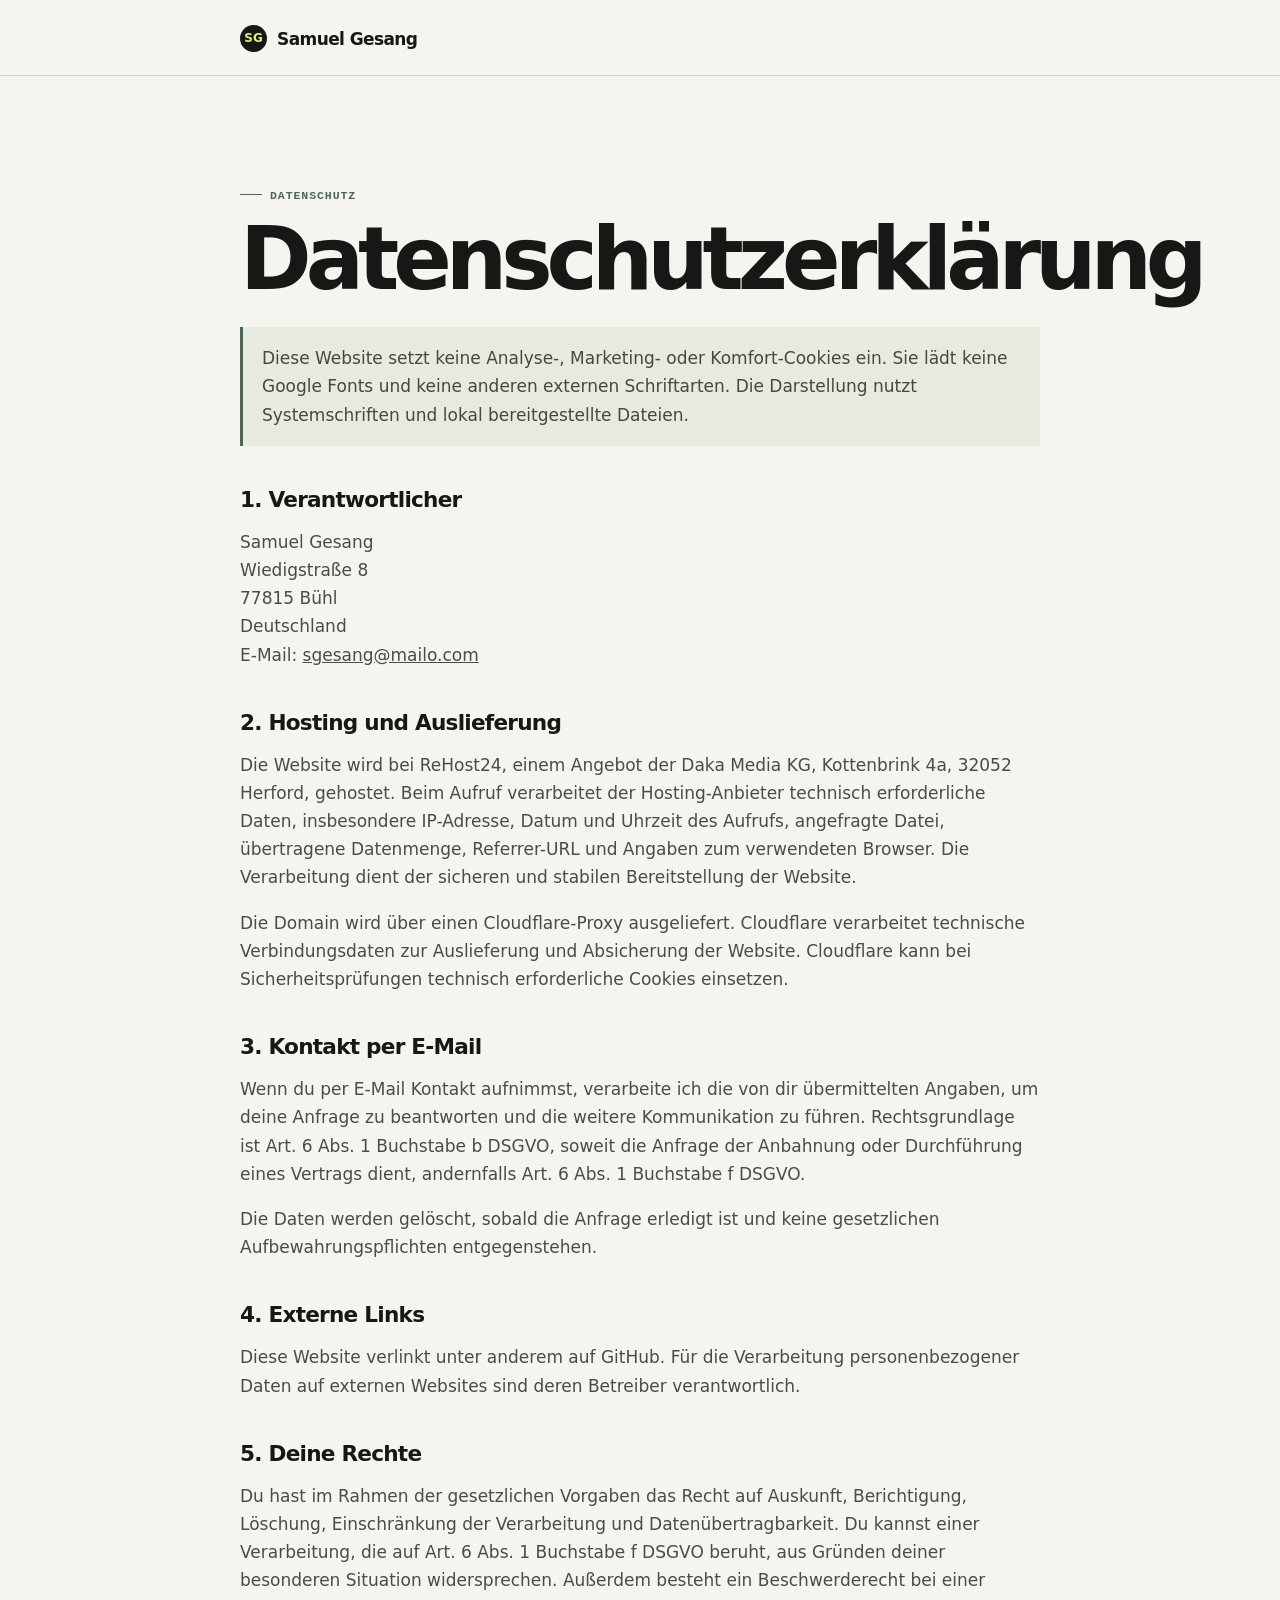
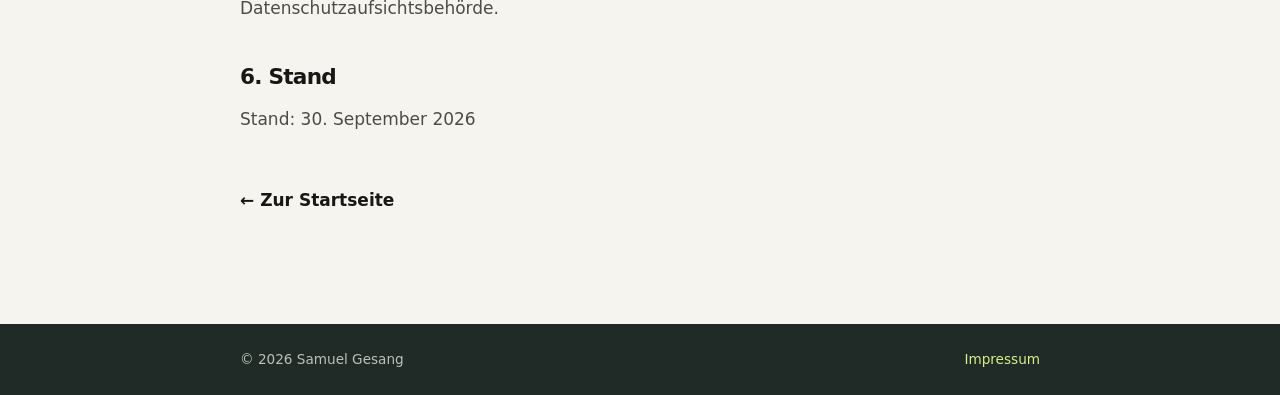
<file: datenschutz.html>
<!doctype html>
<html lang="de">
<head>
  <meta charset="utf-8">
  <meta name="viewport" content="width=device-width, initial-scale=1">
  <meta name="robots" content="noindex">
  <title>Datenschutz · Samuel Gesang</title>
  <link rel="icon" href="/favicon.svg" type="image/svg+xml">
  <link rel="stylesheet" href="/legal.css">
</head>
<body>
  <header class="top"><div class="wrap"><a class="brand" href="/"><span class="mark">SG</span> Samuel Gesang</a></div></header>
  <main class="content"><div class="wrap">
    <p class="eyebrow">Datenschutz</p>
    <h1>Datenschutzerklärung</h1>
    <p class="notice">Diese Website setzt keine Analyse-, Marketing- oder Komfort-Cookies ein. Sie lädt keine Google Fonts und keine anderen externen Schriftarten. Die Darstellung nutzt Systemschriften und lokal bereitgestellte Dateien.</p>
    <h2>1. Verantwortlicher</h2>
    <p>Samuel Gesang<br>Wiedigstraße 8<br>77815 Bühl<br>Deutschland<br>E-Mail: <a href="mailto:sgesang@mailo.com">sgesang@mailo.com</a></p>
    <h2>2. Hosting und Auslieferung</h2>
    <p>Die Website wird bei ReHost24, einem Angebot der Daka Media KG, Kottenbrink 4a, 32052 Herford, gehostet. Beim Aufruf verarbeitet der Hosting-Anbieter technisch erforderliche Daten, insbesondere IP-Adresse, Datum und Uhrzeit des Aufrufs, angefragte Datei, übertragene Datenmenge, Referrer-URL und Angaben zum verwendeten Browser. Die Verarbeitung dient der sicheren und stabilen Bereitstellung der Website.</p>
    <p>Die Domain wird über einen Cloudflare-Proxy ausgeliefert. Cloudflare verarbeitet technische Verbindungsdaten zur Auslieferung und Absicherung der Website. Cloudflare kann bei Sicherheitsprüfungen technisch erforderliche Cookies einsetzen.</p>
    <h2>3. Kontakt per E-Mail</h2>
    <p>Wenn du per E-Mail Kontakt aufnimmst, verarbeite ich die von dir übermittelten Angaben, um deine Anfrage zu beantworten und die weitere Kommunikation zu führen. Rechtsgrundlage ist Art. 6 Abs. 1 Buchstabe b DSGVO, soweit die Anfrage der Anbahnung oder Durchführung eines Vertrags dient, andernfalls Art. 6 Abs. 1 Buchstabe f DSGVO.</p>
    <p>Die Daten werden gelöscht, sobald die Anfrage erledigt ist und keine gesetzlichen Aufbewahrungspflichten entgegenstehen.</p>
    <h2>4. Externe Links</h2>
    <p>Diese Website verlinkt unter anderem auf GitHub. Für die Verarbeitung personenbezogener Daten auf externen Websites sind deren Betreiber verantwortlich.</p>
    <h2>5. Deine Rechte</h2>
    <p>Du hast im Rahmen der gesetzlichen Vorgaben das Recht auf Auskunft, Berichtigung, Löschung, Einschränkung der Verarbeitung und Datenübertragbarkeit. Du kannst einer Verarbeitung, die auf Art. 6 Abs. 1 Buchstabe f DSGVO beruht, aus Gründen deiner besonderen Situation widersprechen. Außerdem besteht ein Beschwerderecht bei einer Datenschutzaufsichtsbehörde.</p>
    <h2>6. Stand</h2>
    <p>Stand: 30. September 2026</p>
    <a class="back" href="/">← Zur Startseite</a>
  </div></main>
  <footer><div class="wrap"><span>© 2026 Samuel Gesang</span><span><a href="/impressum.html">Impressum</a></span></div></footer>
</body>
</html>
</file>
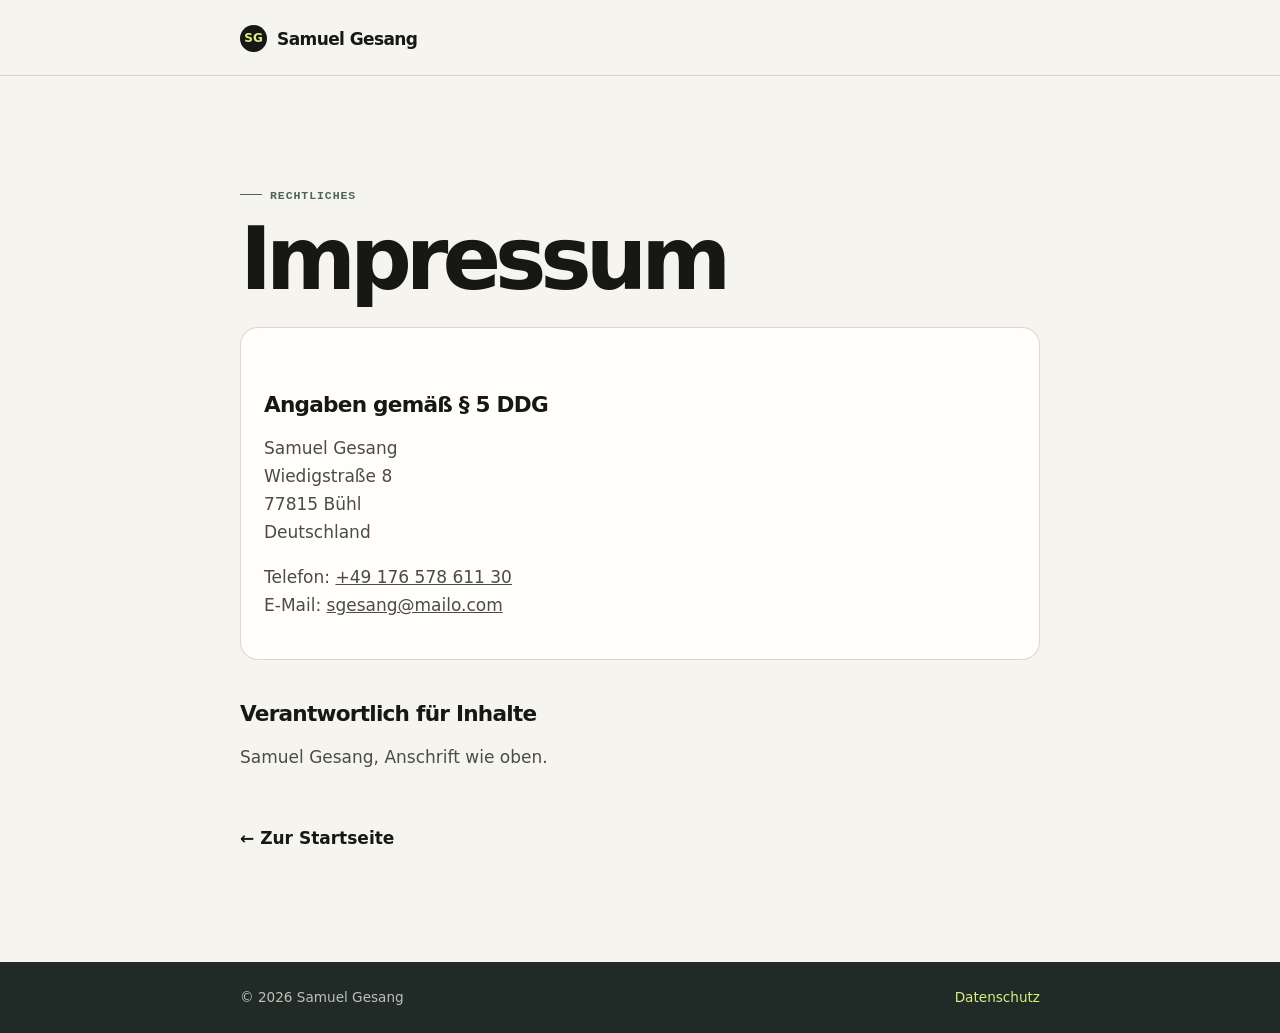
<file: impressum.html>
<!doctype html>
<html lang="de">
<head>
  <meta charset="utf-8">
  <meta name="viewport" content="width=device-width, initial-scale=1">
  <meta name="robots" content="noindex">
  <title>Impressum · Samuel Gesang</title>
  <link rel="icon" href="/favicon.svg" type="image/svg+xml">
  <link rel="stylesheet" href="/legal.css">
</head>
<body>
  <header class="top"><div class="wrap"><a class="brand" href="/"><span class="mark">SG</span> Samuel Gesang</a></div></header>
  <main class="content"><div class="wrap">
    <p class="eyebrow">Rechtliches</p>
    <h1>Impressum</h1>
    <div class="card">
      <h2>Angaben gemäß § 5 DDG</h2>
      <p>Samuel Gesang<br>Wiedigstraße 8<br>77815 Bühl<br>Deutschland</p>
      <p>Telefon: <a href="tel:+4917657861130">+49 176 578 611 30</a><br>E-Mail: <a href="mailto:sgesang@mailo.com">sgesang@mailo.com</a></p>
    </div>
    <h2>Verantwortlich für Inhalte</h2>
    <p>Samuel Gesang, Anschrift wie oben.</p>
    <a class="back" href="/">← Zur Startseite</a>
  </div></main>
  <footer><div class="wrap"><span>© 2026 Samuel Gesang</span><span><a href="/datenschutz.html">Datenschutz</a></span></div></footer>
</body>
</html>
</file>
<file: legal.css>
:root{--ink:#171716;--paper:#f5f4ef;--surface:#fffefa;--muted:#63635d;--line:rgba(23,23,22,.16);--moss:#4d6658;--lime:#d9ef81;--deep:#202b27;--max:800px}*{box-sizing:border-box}html{scroll-behavior:smooth}body{margin:0;background:var(--paper);color:var(--ink);font-family:ui-sans-serif,system-ui,-apple-system,BlinkMacSystemFont,"Segoe UI",sans-serif;font-size:17px;line-height:1.65}a{color:inherit}.wrap{width:min(var(--max),calc(100% - 40px));margin:0 auto}.top{padding:22px 0;border-bottom:1px solid var(--line)}.brand{display:inline-flex;gap:10px;align-items:center;text-decoration:none;font-weight:750;letter-spacing:-.035em}.mark{display:grid;place-items:center;width:27px;height:27px;border-radius:50%;background:var(--ink);color:var(--lime);font-size:.75rem;letter-spacing:0}.content{padding:clamp(58px,10vw,110px) 0}.eyebrow{margin:0 0 15px;color:var(--moss);font-family:ui-monospace,SFMono-Regular,Menlo,monospace;font-size:.72rem;font-weight:700;letter-spacing:.08em;text-transform:uppercase}.eyebrow:before{content:"";display:inline-block;width:22px;height:1px;margin:0 8px 4px 0;background:currentColor}h1{max-width:690px;margin:0 0 28px;font-size:clamp(3rem,7vw,5.4rem);line-height:.92;letter-spacing:-.07em}h2{margin:42px 0 12px;font-size:1.35rem;line-height:1.1;letter-spacing:-.035em}p,li{color:#4c4c46}ul{padding-left:20px}.card{padding:23px;border:1px solid var(--line);border-radius:18px;background:var(--surface)}.notice{padding:17px 19px;border-left:3px solid var(--moss);background:#e7eadf;color:#434941}.back{display:inline-flex;gap:8px;align-items:center;margin-top:36px;font-weight:700;text-decoration:none}.back:hover{color:var(--moss)}footer{padding:24px 0;background:var(--deep);color:#bdc0b7;font-size:.85rem}footer .wrap{display:flex;justify-content:space-between;gap:16px;flex-wrap:wrap}footer a{color:var(--lime);text-decoration:none}@media(max-width:520px){.wrap{width:min(var(--max),calc(100% - 28px))}body{font-size:16px}.content{padding:58px 0}h1{font-size:clamp(2.6rem,13vw,3.6rem)}}
</file>
